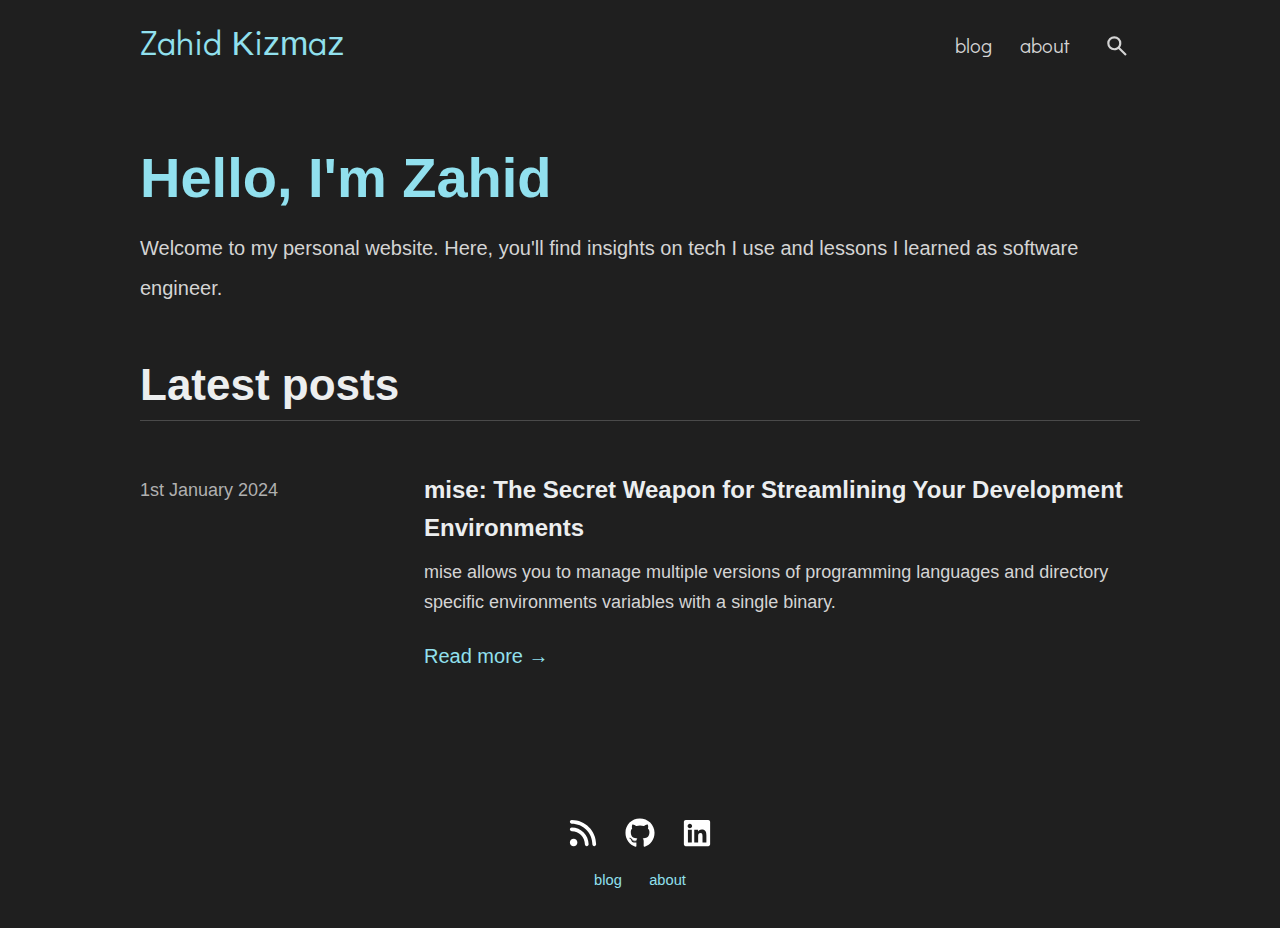
<file: index.html>
<!doctype html><html data-theme=dark lang=en><head><meta charset=UTF-8><meta content="width=device-width,initial-scale=1.0" name=viewport><meta content=https://zahidkizmaz.github.io name=base><title>Zahid Kizmaz</title><link href='data:image/svg+xml,<svg xmlns="http://www.w3.org/2000/svg" viewBox="0 0 105 55"><text y=".7em" font-size="82">🏂</text></svg>' rel=icon><link title="Zahid Kizmaz - RSS Feed" href=https://zahidkizmaz.github.io/rss.xml rel=alternate type=application/rss+xml><link href="https://zahidkizmaz.github.io/custom_subset.css?h=a9a9e09f5a2f1c67503e" rel=stylesheet><link href="https://zahidkizmaz.github.io/main.css?h=723bd2449e111301496a" rel=stylesheet><link href="https://zahidkizmaz.github.io/skins/teal.css?h=bd19e558a52d678a50de" rel=stylesheet><meta content=dark name=color-scheme><meta name=description><meta property=og:description><meta content="index, nofollow" name=robots><meta content="Zahid Kizmaz" property=og:title><meta content=article property=og:type><meta content=en_GB property=og:locale><meta content=https://zahidkizmaz.github.io/ property=og:url><meta content="Zahid Kizmaz" property=og:site_name><meta content="default-src 'self';font-src 'self' data:;img-src 'self' https://* data:;media-src 'self';style-src 'self';frame-src player.vimeo.com https://www.youtube-nocookie.com;connect-src 'self';script-src 'self' 'self'" http-equiv=Content-Security-Policy><script src="https://zahidkizmaz.github.io/search_index.en.js?h=569c69b18d196fd4d763" defer></script><script src="https://zahidkizmaz.github.io/js/searchElasticlunr.min.js?h=3626c0ef99daa745b31e" defer></script><body><header><nav class=navbar><div class=nav-title><a class=home-title href=https://zahidkizmaz.github.io>Zahid Kizmaz</a></div><div class=nav-navs><ul><li><a class="nav-links no-hover-padding" href=https://zahidkizmaz.github.io/blog/> blog </a><li><a class="nav-links no-hover-padding" href=https://zahidkizmaz.github.io/about/> about </a><li class=js><div aria-label="Click or press $SHORTCUT to open search" class="search-icon interactive-icon" title="Click or press $SHORTCUT to open search" id=search-button role=button tabindex=0><svg viewbox="0 -960 960 960" xmlns=http://www.w3.org/2000/svg><path d="M784-120 532-372q-30 24-69 38t-83 14q-109 0-184.5-75.5T120-580q0-109 75.5-184.5T380-840q109 0 184.5 75.5T640-580q0 44-14 83t-38 69l252 252-56 56ZM380-400q75 0 127.5-52.5T560-580q0-75-52.5-127.5T380-760q-75 0-127.5 52.5T200-580q0 75 52.5 127.5T380-400Z"/></svg></div></ul></div></nav></header><div class=content><main class=posts-first><div id=banner-container-home><div id=home-banner-text><h1 id=home-banner-header>Hello, I'm Zahid</h1><section id=banner-home-subtitle><p>Welcome to my personal website. Here, you'll find insights on tech I use and lessons I learned as software engineer.</section></div></div><div id=posts-list><div><h1 class="title-container section-title bottom-divider">Latest posts</h1></div><div class=bloglist-container><section class=bloglist-row><ul class=bloglist-meta><li class=date>1st January 2024</ul><div class=bloglist-content><h2 class=bloglist-title><a href=https://zahidkizmaz.github.io/blog/mise-introduction/>mise: The Secret Weapon for Streamlining Your Development Environments</a></h2><div class=description><p>mise allows you to manage multiple versions of programming languages and directory specific environments variables with a single binary.</div><a class=readmore href=https://zahidkizmaz.github.io/blog/mise-introduction/>Read more <span class=arrow>→</span></a></div></section></div></div></main></div><footer><section><nav class="socials nav-navs"><ul><li><a class="nav-links no-hover-padding social" href=https://zahidkizmaz.github.io/rss.xml rel=noopener target=_blank> <img alt=feed loading=lazy src=https://zahidkizmaz.github.io/social_icons/rss.svg title=feed> </a><li><a class="nav-links no-hover-padding social" rel="noopener me" href=https://github.com/zahidkizmaz/ target=_blank> <img alt=github loading=lazy src=https://zahidkizmaz.github.io/social_icons/github.svg title=github> </a><li><a class="nav-links no-hover-padding social" rel="noopener me" href=https://linkedin.com/in/zahidkizmaz target=_blank> <img alt=linkedin loading=lazy src=https://zahidkizmaz.github.io/social_icons/linkedin.svg title=linkedin> </a></ul></nav><nav class=nav-navs><small> <ul><li><a class="nav-links no-hover-padding" href=https://zahidkizmaz.github.io/blog/> blog </a><li><a class="nav-links no-hover-padding" href=https://zahidkizmaz.github.io/about/> about </a></ul> </small></nav><div class=credits><small> </small></div></section><div class="search-modal js" aria-labelledby=modalTitle id=searchModal role=dialog><h1 class=visually-hidden id=modalTitle>Search</h1><div id=modal-content><div id=searchBar><div aria-hidden=true class=search-icon><svg viewbox="0 -960 960 960" xmlns=http://www.w3.org/2000/svg><path d="M784-120 532-372q-30 24-69 38t-83 14q-109 0-184.5-75.5T120-580q0-109 75.5-184.5T380-840q109 0 184.5 75.5T640-580q0 44-14 83t-38 69l252 252-56 56ZM380-400q75 0 127.5-52.5T560-580q0-75-52.5-127.5T380-760q-75 0-127.5 52.5T200-580q0 75 52.5 127.5T380-400Z"/></svg></div><input aria-controls=results-container aria-expanded=false autocomplete=off id=searchInput placeholder=Search… role=combobox spellcheck=false><div class="close-icon interactive-icon" title="Clear search" id=clear-search role=button tabindex=0><svg viewbox="0 -960 960 960" xmlns=http://www.w3.org/2000/svg><path d="m256-200-56-56 224-224-224-224 56-56 224 224 224-224 56 56-224 224 224 224-56 56-224-224-224 224Z"/></svg></div></div><div id=results-container><div id=results-info><span id=zero_results> No results</span><span id=one_results> $NUMBER result</span><span id=many_results> $NUMBER results</span><span id=two_results> $NUMBER results</span><span id=few_results> $NUMBER results</span></div><div id=results role=listbox></div></div></div></div></footer>
</file>
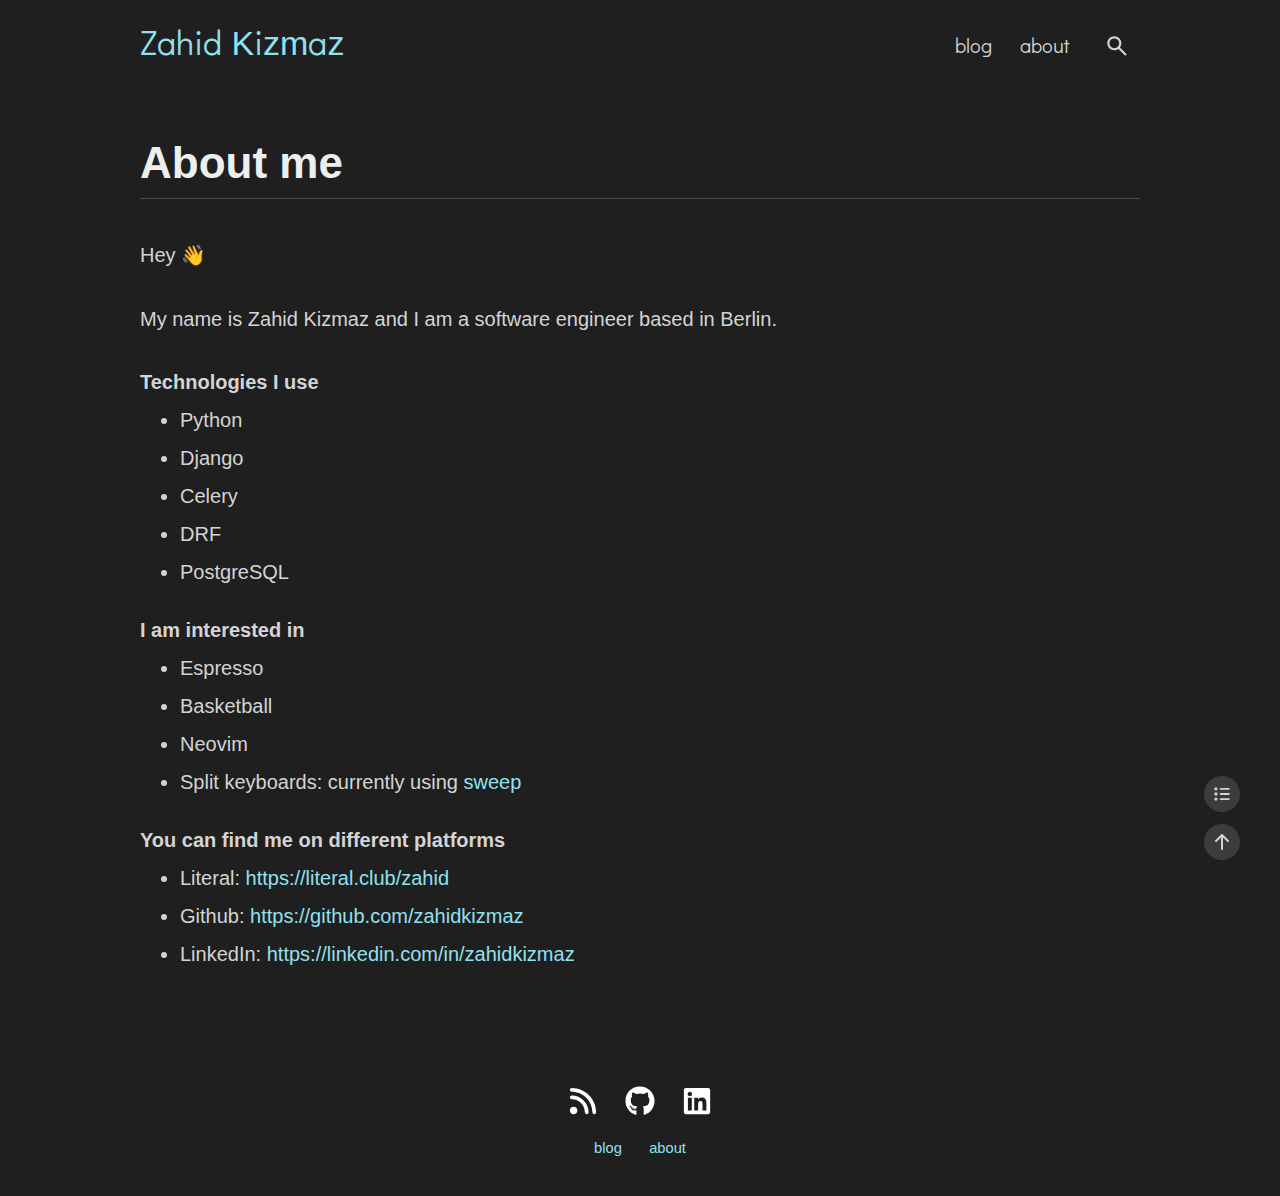
<file: about/index.html>
<!doctype html><html data-theme=dark lang=en><head><meta charset=UTF-8><meta content="width=device-width,initial-scale=1.0" name=viewport><meta content=https://zahidkizmaz.github.io name=base><title>Zahid Kizmaz • About me</title><link href='data:image/svg+xml,<svg xmlns="http://www.w3.org/2000/svg" viewBox="0 0 105 55"><text y=".7em" font-size="82">🏂</text></svg>' rel=icon><link title="Zahid Kizmaz - RSS Feed" href=https://zahidkizmaz.github.io/rss.xml rel=alternate type=application/rss+xml><link href="https://zahidkizmaz.github.io/custom_subset.css?h=a9a9e09f5a2f1c67503e" rel=stylesheet><link href="https://zahidkizmaz.github.io/main.css?h=723bd2449e111301496a" rel=stylesheet><link href="https://zahidkizmaz.github.io/skins/teal.css?h=bd19e558a52d678a50de" rel=stylesheet><meta content=dark name=color-scheme><meta name=description><meta property=og:description><meta content="index, nofollow" name=robots><meta content="About me" property=og:title><meta content=article property=og:type><meta content=en_GB property=og:locale><meta content=https://zahidkizmaz.github.io/about/ property=og:url><meta content="Zahid Kizmaz" property=og:site_name><meta content="default-src 'self';font-src 'self' data:;img-src 'self' https://* data:;media-src 'self';style-src 'self';frame-src player.vimeo.com https://www.youtube-nocookie.com;connect-src 'self';script-src 'self' 'self'" http-equiv=Content-Security-Policy><script src="https://zahidkizmaz.github.io/search_index.en.js?h=569c69b18d196fd4d763" defer></script><script src="https://zahidkizmaz.github.io/js/searchElasticlunr.min.js?h=3626c0ef99daa745b31e" defer></script><body><header><nav class=navbar><div class=nav-title><a class=home-title href=https://zahidkizmaz.github.io>Zahid Kizmaz</a></div><div class=nav-navs><ul><li><a class="nav-links no-hover-padding" href=https://zahidkizmaz.github.io/blog/> blog </a><li><a class="nav-links no-hover-padding" href=https://zahidkizmaz.github.io/about/> about </a><li class=js><div aria-label="Click or press $SHORTCUT to open search" class="search-icon interactive-icon" title="Click or press $SHORTCUT to open search" id=search-button role=button tabindex=0><svg viewbox="0 -960 960 960" xmlns=http://www.w3.org/2000/svg><path d="M784-120 532-372q-30 24-69 38t-83 14q-109 0-184.5-75.5T120-580q0-109 75.5-184.5T380-840q109 0 184.5 75.5T640-580q0 44-14 83t-38 69l252 252-56 56ZM380-400q75 0 127.5-52.5T560-580q0-75-52.5-127.5T380-760q-75 0-127.5 52.5T200-580q0 75 52.5 127.5T380-400Z"/></svg></div></ul></div></nav></header><div class=content><h1 class="title-container section-title bottom-divider">About me</h1><div id=page-content><main><p>Hey 👋<p>My name is Zahid Kizmaz and I am a software engineer based in Berlin.<h4 id=technologies-i-use>Technologies I use</h4><ul><li>Python<li>Django<li>Celery<li>DRF<li>PostgreSQL</ul><h4 id=i-am-interested-in>I am interested in</h4><ul><li>Espresso<li>Basketball<li>Neovim<li>Split keyboards: currently using <a href=https://github.com/davidphilipbarr/Sweep rel=noopener target=_blank>sweep</a></ul><h4 id=you-can-find-me-on-different-platforms>You can find me on different platforms</h4><ul><li>Literal: <a href=https://literal.club/zahid rel=noopener target=_blank>https://literal.club/zahid</a><li>Github: <a href=https://github.com/zahidkizmaz rel=noopener target=_blank>https://github.com/zahidkizmaz</a><li>LinkedIn: <a href=https://linkedin.com/in/zahidkizmaz rel=noopener target=_blank>https://linkedin.com/in/zahidkizmaz</a></ul></main></div><div id=button-container><div id=toc-floating-container><input class=toggle id=toc-toggle type=checkbox><label class=overlay for=toc-toggle></label><label title="Toggle Table of Contents" class=button for=toc-toggle id=toc-button><svg viewbox="0 -960 960 960" xmlns=http://www.w3.org/2000/svg><path d="M414.82-193.094q-18.044 0-30.497-12.32-12.453-12.319-12.453-30.036t12.453-30.086q12.453-12.37 30.497-12.37h392.767q17.237 0 29.927 12.487 12.69 12.486 12.69 30.203 0 17.716-12.69 29.919t-29.927 12.203H414.82Zm0-244.833q-18.044 0-30.497-12.487Q371.87-462.9 371.87-480.45t12.453-29.92q12.453-12.369 30.497-12.369h392.767q17.237 0 29.927 12.511 12.69 12.512 12.69 29.845 0 17.716-12.69 30.086-12.69 12.37-29.927 12.37H414.82Zm0-245.167q-18.044 0-30.497-12.32t-12.453-30.037q0-17.716 12.453-30.086 12.453-12.369 30.497-12.369h392.767q17.237 0 29.927 12.486 12.69 12.487 12.69 30.203 0 17.717-12.69 29.92-12.69 12.203-29.927 12.203H414.82ZM189.379-156.681q-32.652 0-55.878-22.829t-23.226-55.731q0-32.549 23.15-55.647 23.151-23.097 55.95-23.097 32.799 0 55.313 23.484 22.515 23.484 22.515 56.246 0 32.212-22.861 54.893-22.861 22.681-54.963 22.681Zm0-245.167q-32.652 0-55.878-23.134-23.226-23.135-23.226-55.623 0-32.487 23.467-55.517t56.12-23.03q32.102 0 54.721 23.288 22.62 23.288 22.62 55.775 0 32.488-22.861 55.364-22.861 22.877-54.963 22.877Zm-.82-244.833q-32.224 0-55.254-23.288-23.03-23.289-23.03-55.623 0-32.333 23.271-55.364 23.272-23.03 55.495-23.03 32.224 0 55.193 23.288 22.969 23.289 22.969 55.622 0 32.334-23.21 55.364-23.21 23.031-55.434 23.031Z"/></svg></label><div class=toc-content><div class=toc-container><ul><li><a href=https://zahidkizmaz.github.io/about/#technologies-i-use>Technologies I use</a><li><a href=https://zahidkizmaz.github.io/about/#i-am-interested-in>I am interested in</a><li><a href=https://zahidkizmaz.github.io/about/#you-can-find-me-on-different-platforms>You can find me on different platforms</a></ul></div></div></div><a title="Go to the top of the page" class=no-hover-padding href=# id=top-button> <svg viewbox="0 0 20 20" fill=currentColor><path d="M3.293 9.707a1 1 0 010-1.414l6-6a1 1 0 011.414 0l6 6a1 1 0 01-1.414 1.414L11 5.414V17a1 1 0 11-2 0V5.414L4.707 9.707a1 1 0 01-1.414 0z"/></svg> </a></div></div><footer><section><nav class="socials nav-navs"><ul><li><a class="nav-links no-hover-padding social" href=https://zahidkizmaz.github.io/rss.xml rel=noopener target=_blank> <img alt=feed loading=lazy src=https://zahidkizmaz.github.io/social_icons/rss.svg title=feed> </a><li><a class="nav-links no-hover-padding social" rel="noopener me" href=https://github.com/zahidkizmaz/ target=_blank> <img alt=github loading=lazy src=https://zahidkizmaz.github.io/social_icons/github.svg title=github> </a><li><a class="nav-links no-hover-padding social" rel="noopener me" href=https://linkedin.com/in/zahidkizmaz target=_blank> <img alt=linkedin loading=lazy src=https://zahidkizmaz.github.io/social_icons/linkedin.svg title=linkedin> </a></ul></nav><nav class=nav-navs><small> <ul><li><a class="nav-links no-hover-padding" href=https://zahidkizmaz.github.io/blog/> blog </a><li><a class="nav-links no-hover-padding" href=https://zahidkizmaz.github.io/about/> about </a></ul> </small></nav><div class=credits><small> </small></div></section><div class="search-modal js" aria-labelledby=modalTitle id=searchModal role=dialog><h1 class=visually-hidden id=modalTitle>Search</h1><div id=modal-content><div id=searchBar><div aria-hidden=true class=search-icon><svg viewbox="0 -960 960 960" xmlns=http://www.w3.org/2000/svg><path d="M784-120 532-372q-30 24-69 38t-83 14q-109 0-184.5-75.5T120-580q0-109 75.5-184.5T380-840q109 0 184.5 75.5T640-580q0 44-14 83t-38 69l252 252-56 56ZM380-400q75 0 127.5-52.5T560-580q0-75-52.5-127.5T380-760q-75 0-127.5 52.5T200-580q0 75 52.5 127.5T380-400Z"/></svg></div><input aria-controls=results-container aria-expanded=false autocomplete=off id=searchInput placeholder=Search… role=combobox spellcheck=false><div class="close-icon interactive-icon" title="Clear search" id=clear-search role=button tabindex=0><svg viewbox="0 -960 960 960" xmlns=http://www.w3.org/2000/svg><path d="m256-200-56-56 224-224-224-224 56-56 224 224 224-224 56 56-224 224 224 224-56 56-224-224-224 224Z"/></svg></div></div><div id=results-container><div id=results-info><span id=zero_results> No results</span><span id=one_results> $NUMBER result</span><span id=many_results> $NUMBER results</span><span id=two_results> $NUMBER results</span><span id=few_results> $NUMBER results</span></div><div id=results role=listbox></div></div></div></div></footer>
</file>
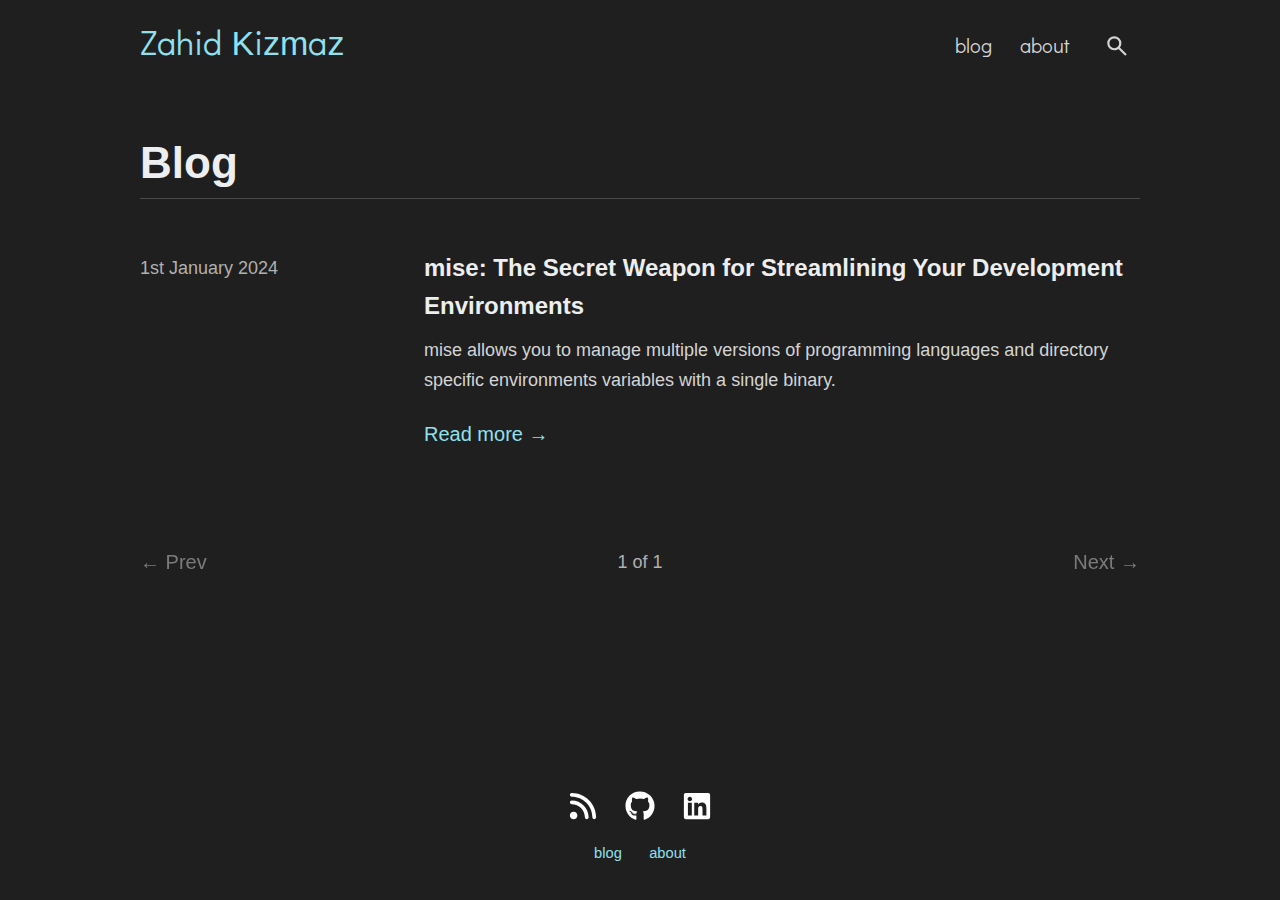
<file: blog/index.html>
<!doctype html><html data-theme=dark lang=en><head><meta charset=UTF-8><meta content="width=device-width,initial-scale=1.0" name=viewport><meta content=https://zahidkizmaz.github.io name=base><title>Zahid Kizmaz • Blog</title><link href='data:image/svg+xml,<svg xmlns="http://www.w3.org/2000/svg" viewBox="0 0 105 55"><text y=".7em" font-size="82">🏂</text></svg>' rel=icon><link title="Zahid Kizmaz - RSS Feed" href=https://zahidkizmaz.github.io/rss.xml rel=alternate type=application/rss+xml><link href="https://zahidkizmaz.github.io/custom_subset.css?h=a9a9e09f5a2f1c67503e" rel=stylesheet><link href="https://zahidkizmaz.github.io/main.css?h=723bd2449e111301496a" rel=stylesheet><link href="https://zahidkizmaz.github.io/skins/teal.css?h=bd19e558a52d678a50de" rel=stylesheet><meta content=dark name=color-scheme><meta name=description><meta property=og:description><meta content="index, nofollow" name=robots><meta content="Zahid Kizmaz" property=og:title><meta content=article property=og:type><meta content=en_GB property=og:locale><meta content=https://zahidkizmaz.github.io/blog/ property=og:url><meta content="Zahid Kizmaz" property=og:site_name><meta content="default-src 'self';font-src 'self' data:;img-src 'self' https://* data:;media-src 'self';style-src 'self';frame-src player.vimeo.com https://www.youtube-nocookie.com;connect-src 'self';script-src 'self' 'self'" http-equiv=Content-Security-Policy><script src="https://zahidkizmaz.github.io/search_index.en.js?h=569c69b18d196fd4d763" defer></script><script src="https://zahidkizmaz.github.io/js/searchElasticlunr.min.js?h=3626c0ef99daa745b31e" defer></script><body><header><nav class=navbar><div class=nav-title><a class=home-title href=https://zahidkizmaz.github.io>Zahid Kizmaz</a></div><div class=nav-navs><ul><li><a class="nav-links no-hover-padding" href=https://zahidkizmaz.github.io/blog/> blog </a><li><a class="nav-links no-hover-padding" href=https://zahidkizmaz.github.io/about/> about </a><li class=js><div aria-label="Click or press $SHORTCUT to open search" class="search-icon interactive-icon" title="Click or press $SHORTCUT to open search" id=search-button role=button tabindex=0><svg viewbox="0 -960 960 960" xmlns=http://www.w3.org/2000/svg><path d="M784-120 532-372q-30 24-69 38t-83 14q-109 0-184.5-75.5T120-580q0-109 75.5-184.5T380-840q109 0 184.5 75.5T640-580q0 44-14 83t-38 69l252 252-56 56ZM380-400q75 0 127.5-52.5T560-580q0-75-52.5-127.5T380-760q-75 0-127.5 52.5T200-580q0 75 52.5 127.5T380-400Z"/></svg></div></ul></div></nav></header><div class=content><main><div id=posts-list><div><h1 class="title-container section-title bottom-divider">Blog</h1></div><div class=bloglist-container><section class=bloglist-row><ul class=bloglist-meta><li class=date>1st January 2024</ul><div class=bloglist-content><h2 class=bloglist-title><a href=https://zahidkizmaz.github.io/blog/mise-introduction/>mise: The Secret Weapon for Streamlining Your Development Environments</a></h2><div class=description><p>mise allows you to manage multiple versions of programming languages and directory specific environments variables with a single binary.</div><a class=readmore href=https://zahidkizmaz.github.io/blog/mise-introduction/>Read more <span class=arrow>→</span></a></div></section></div></div><ul class=pagination><li class="page-item page-prev"><span aria-label="Prev (disabled)" class="page-link disabled" aria-disabled=true><span class=arrow>←</span> Prev</span><li class="page-item page-numbers">1 of 1<li class="page-item page-next"><span aria-label="Next (disabled)" class="page-link disabled" aria-disabled=true>Next <span class=arrow>→</span></span></ul></main></div><footer><section><nav class="socials nav-navs"><ul><li><a class="nav-links no-hover-padding social" href=https://zahidkizmaz.github.io/rss.xml rel=noopener target=_blank> <img alt=feed loading=lazy src=https://zahidkizmaz.github.io/social_icons/rss.svg title=feed> </a><li><a class="nav-links no-hover-padding social" rel="noopener me" href=https://github.com/zahidkizmaz/ target=_blank> <img alt=github loading=lazy src=https://zahidkizmaz.github.io/social_icons/github.svg title=github> </a><li><a class="nav-links no-hover-padding social" rel="noopener me" href=https://linkedin.com/in/zahidkizmaz target=_blank> <img alt=linkedin loading=lazy src=https://zahidkizmaz.github.io/social_icons/linkedin.svg title=linkedin> </a></ul></nav><nav class=nav-navs><small> <ul><li><a class="nav-links no-hover-padding" href=https://zahidkizmaz.github.io/blog/> blog </a><li><a class="nav-links no-hover-padding" href=https://zahidkizmaz.github.io/about/> about </a></ul> </small></nav><div class=credits><small> </small></div></section><div class="search-modal js" aria-labelledby=modalTitle id=searchModal role=dialog><h1 class=visually-hidden id=modalTitle>Search</h1><div id=modal-content><div id=searchBar><div aria-hidden=true class=search-icon><svg viewbox="0 -960 960 960" xmlns=http://www.w3.org/2000/svg><path d="M784-120 532-372q-30 24-69 38t-83 14q-109 0-184.5-75.5T120-580q0-109 75.5-184.5T380-840q109 0 184.5 75.5T640-580q0 44-14 83t-38 69l252 252-56 56ZM380-400q75 0 127.5-52.5T560-580q0-75-52.5-127.5T380-760q-75 0-127.5 52.5T200-580q0 75 52.5 127.5T380-400Z"/></svg></div><input aria-controls=results-container aria-expanded=false autocomplete=off id=searchInput placeholder=Search… role=combobox spellcheck=false><div class="close-icon interactive-icon" title="Clear search" id=clear-search role=button tabindex=0><svg viewbox="0 -960 960 960" xmlns=http://www.w3.org/2000/svg><path d="m256-200-56-56 224-224-224-224 56-56 224 224 224-224 56 56-224 224 224 224-56 56-224-224-224 224Z"/></svg></div></div><div id=results-container><div id=results-info><span id=zero_results> No results</span><span id=one_results> $NUMBER result</span><span id=many_results> $NUMBER results</span><span id=two_results> $NUMBER results</span><span id=few_results> $NUMBER results</span></div><div id=results role=listbox></div></div></div></div></footer>
</file>
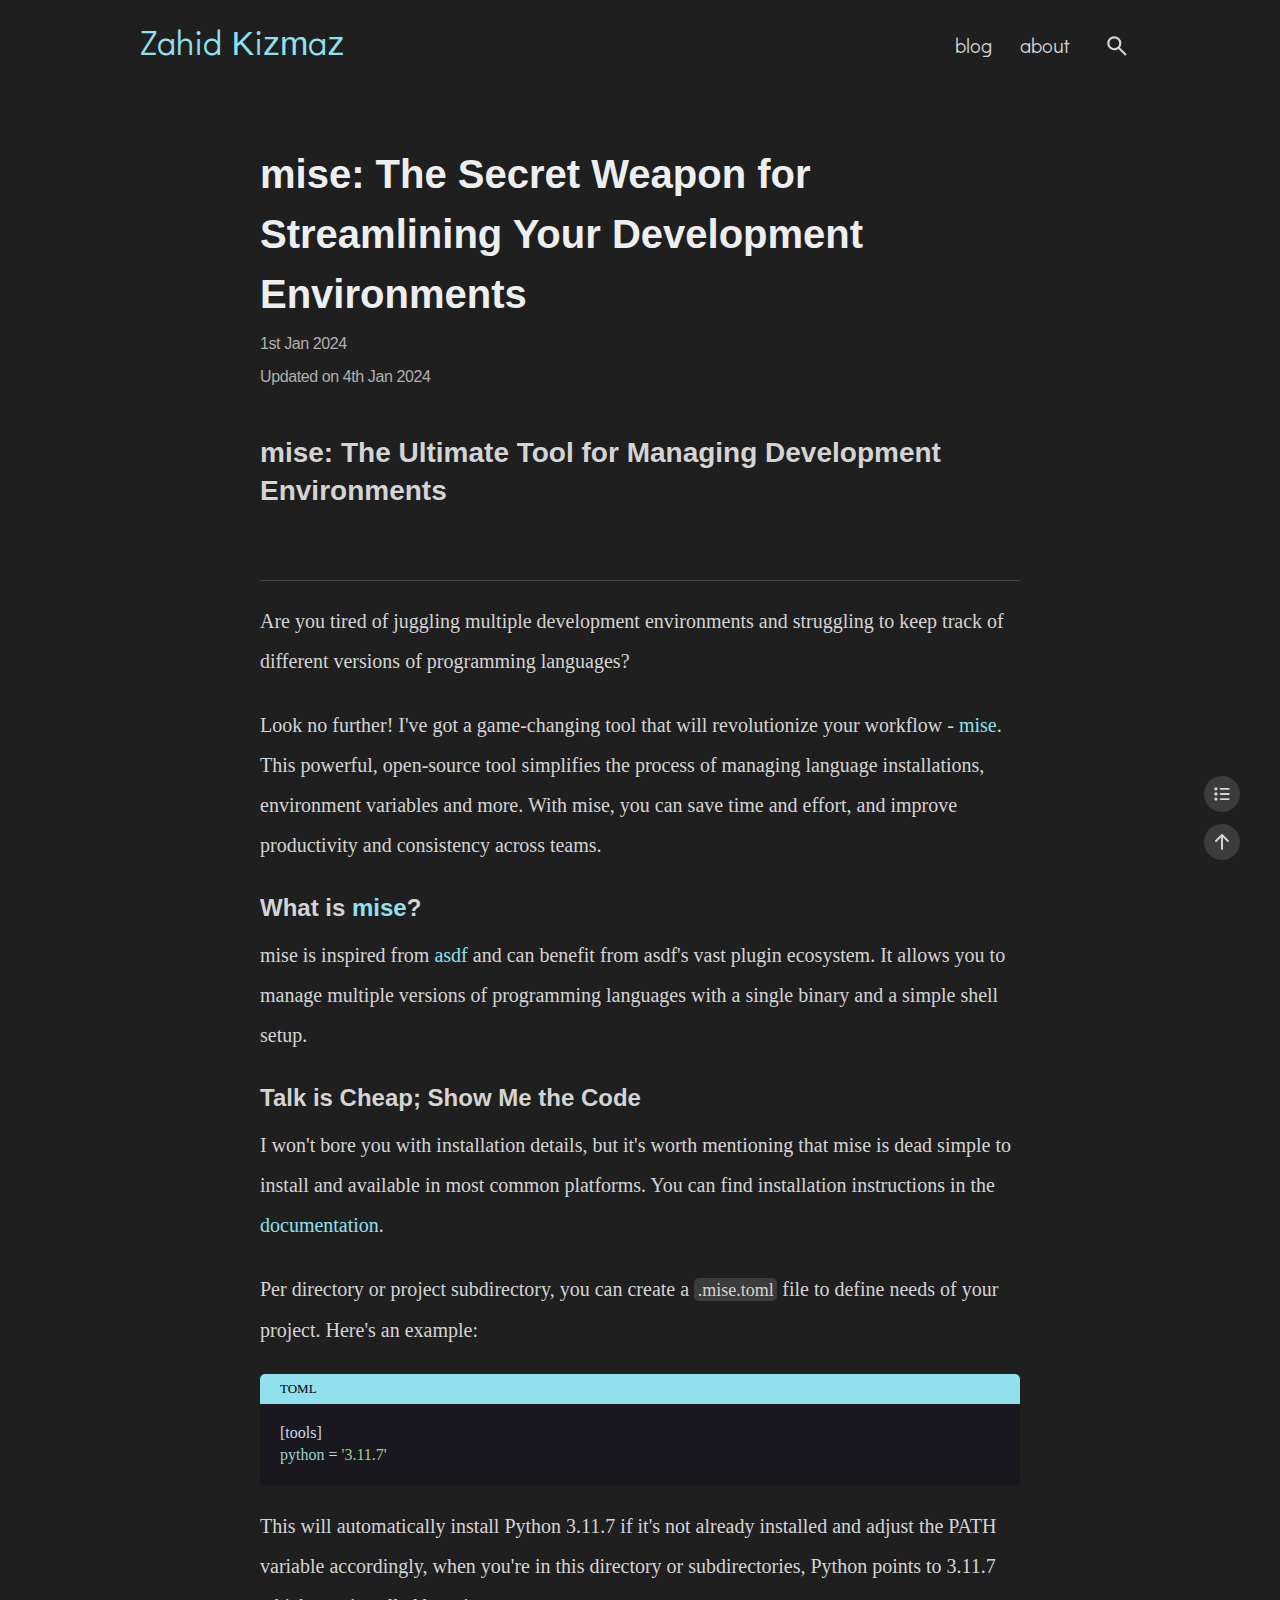
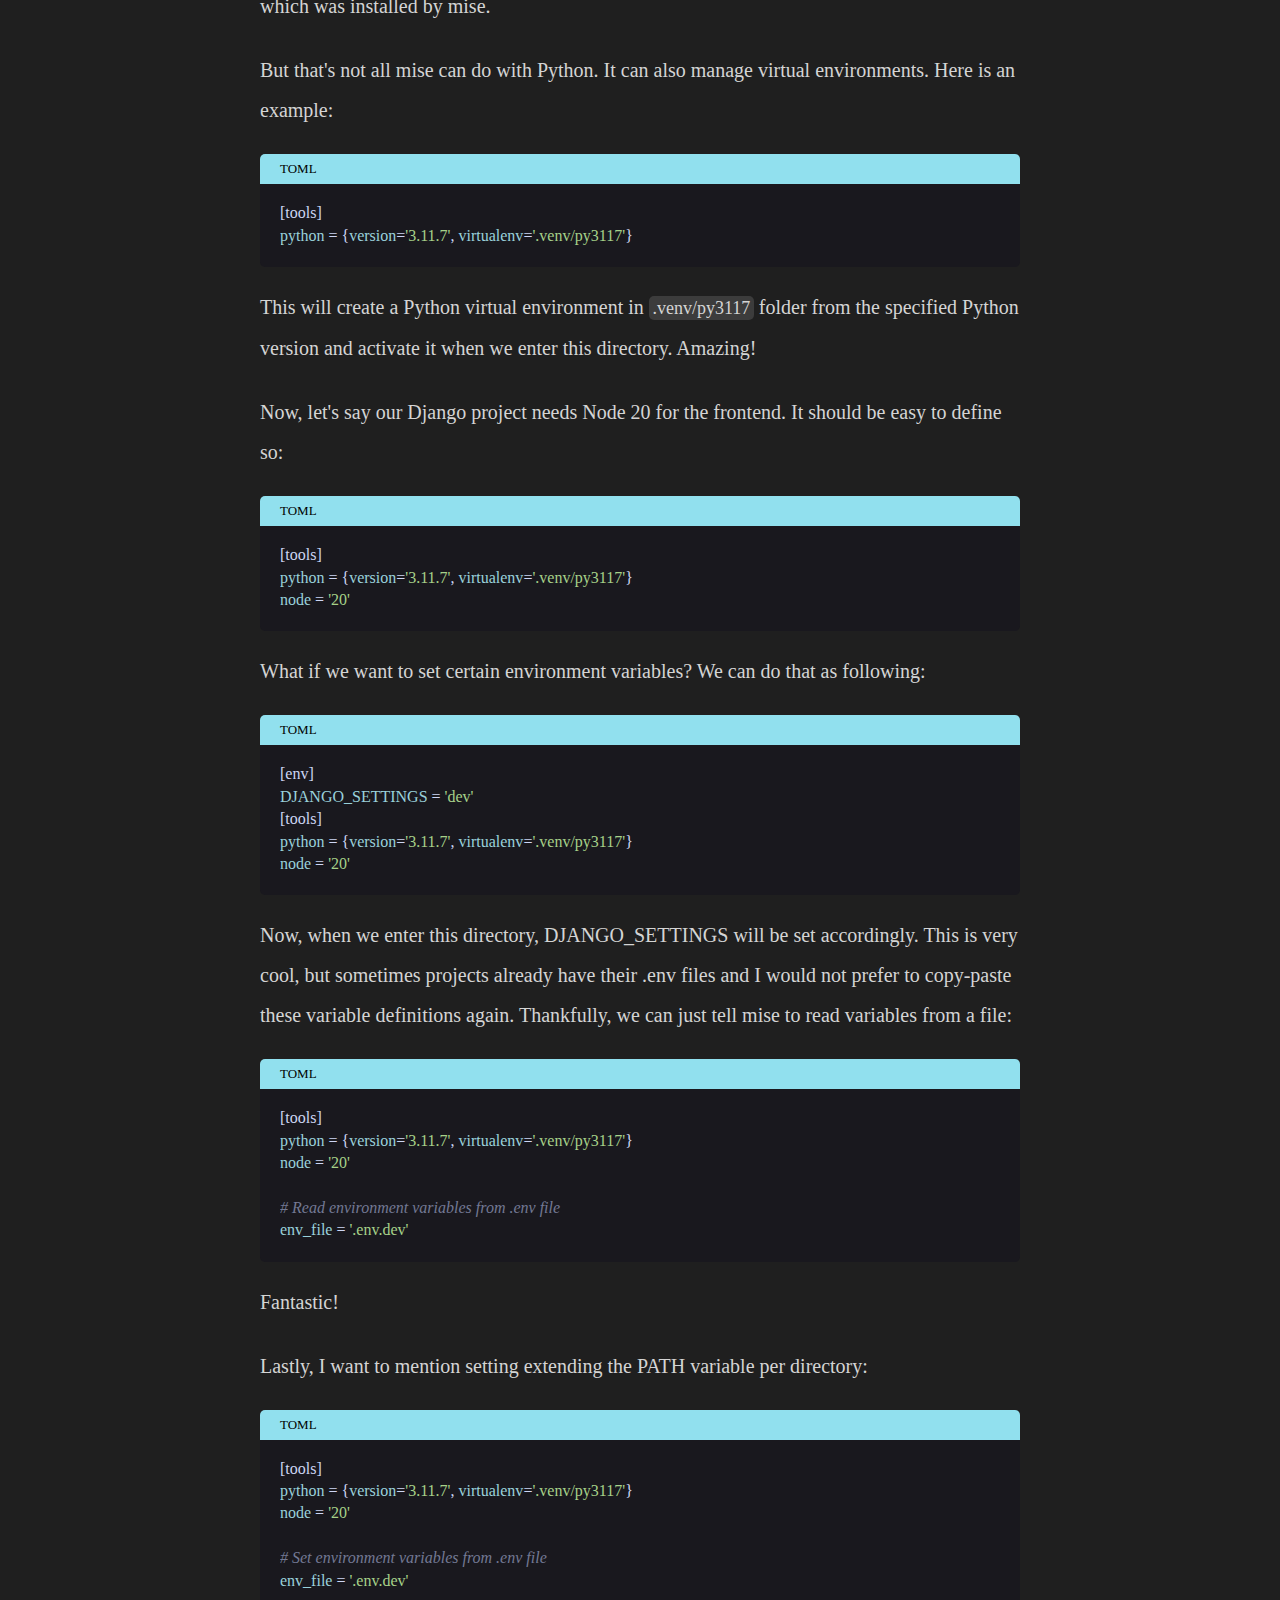
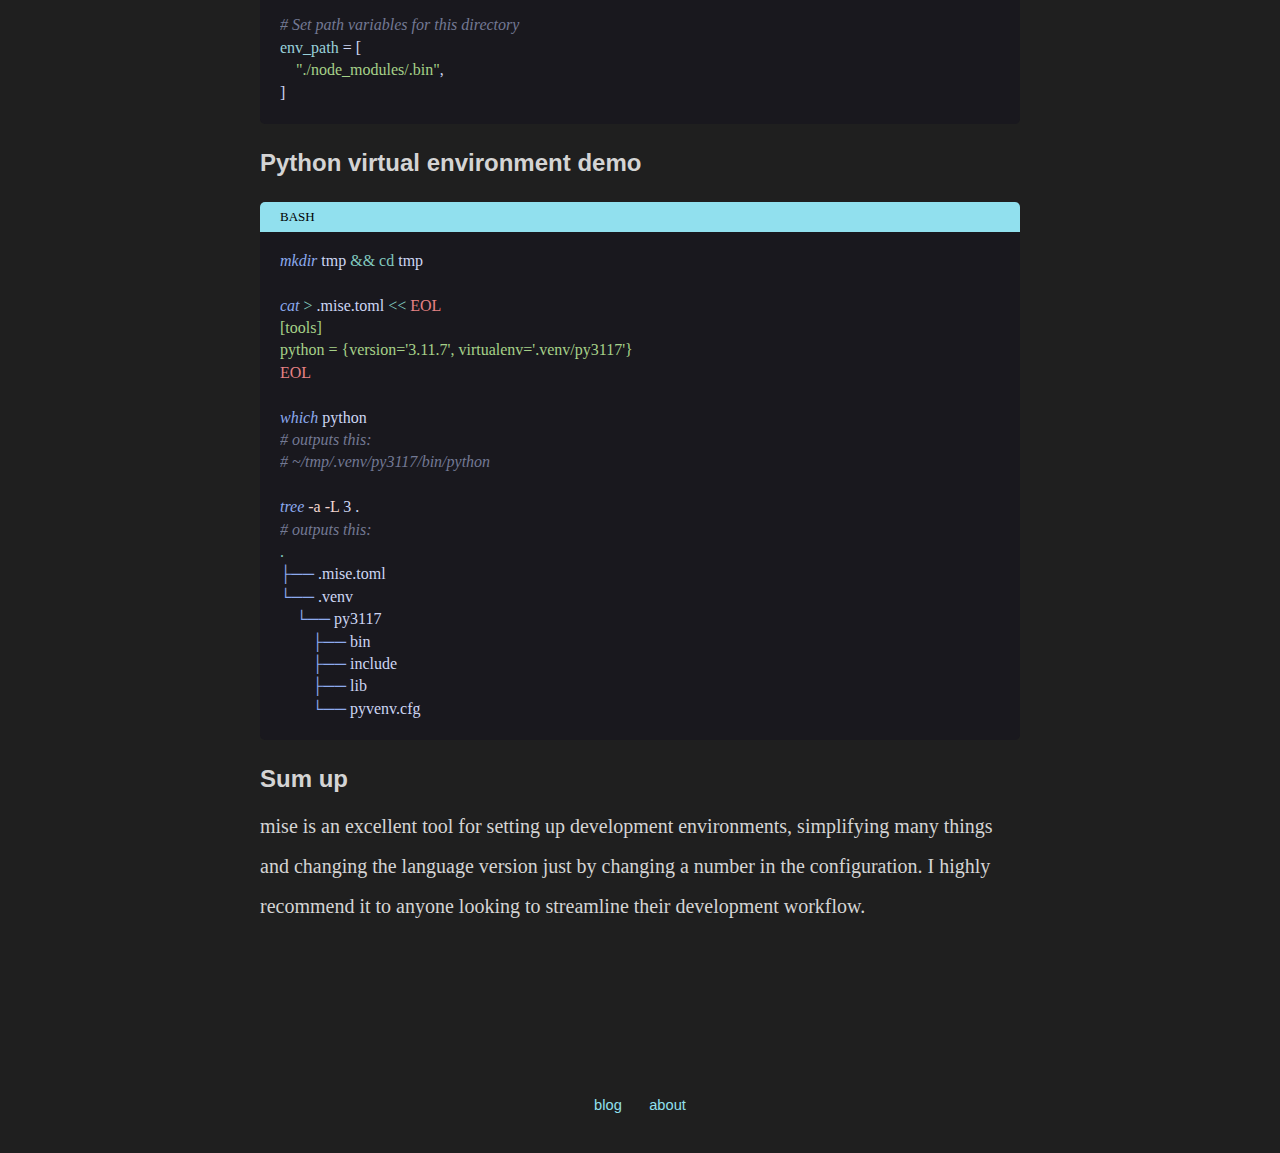
<file: blog/mise-introduction/index.html>
<!doctype html><html data-theme=dark lang=en><head><meta charset=UTF-8><meta content="width=device-width,initial-scale=1.0" name=viewport><meta content=https://zahidkizmaz.github.io name=base><title>Zahid Kizmaz • mise: The Secret Weapon for Streamlining Your Development Environments</title><link href='data:image/svg+xml,<svg xmlns="http://www.w3.org/2000/svg" viewBox="0 0 105 55"><text y=".7em" font-size="82">🏂</text></svg>' rel=icon><link title="Zahid Kizmaz - RSS Feed" href=https://zahidkizmaz.github.io/rss.xml rel=alternate type=application/rss+xml><link href="https://zahidkizmaz.github.io/custom_subset.css?h=a9a9e09f5a2f1c67503e" rel=stylesheet><link href="https://zahidkizmaz.github.io/main.css?h=723bd2449e111301496a" rel=stylesheet><link href="https://zahidkizmaz.github.io/skins/teal.css?h=bd19e558a52d678a50de" rel=stylesheet><meta content=dark name=color-scheme><meta content="mise allows you to manage multiple versions of programming languages and directory specific environments variables with a single binary." name=description><meta content="mise allows you to manage multiple versions of programming languages and directory specific environments variables with a single binary." property=og:description><meta content="index, nofollow" name=robots><meta content="mise: The Secret Weapon for Streamlining Your Development Environments" property=og:title><meta content=article property=og:type><meta content=en_GB property=og:locale><meta content=https://zahidkizmaz.github.io/blog/mise-introduction/ property=og:url><meta content="Zahid Kizmaz" property=og:site_name><meta content="default-src 'self';font-src 'self' data:;img-src 'self' https://* data:;media-src 'self';style-src 'self';frame-src player.vimeo.com https://www.youtube-nocookie.com;connect-src 'self';script-src 'self' 'self'" http-equiv=Content-Security-Policy><script src="https://zahidkizmaz.github.io/search_index.en.js?h=569c69b18d196fd4d763" defer></script><script src="https://zahidkizmaz.github.io/js/searchElasticlunr.min.js?h=3626c0ef99daa745b31e" defer></script><body><header><nav class=navbar><div class=nav-title><a class=home-title href=https://zahidkizmaz.github.io>Zahid Kizmaz</a></div><div class=nav-navs><ul><li><a class="nav-links no-hover-padding" href=https://zahidkizmaz.github.io/blog/> blog </a><li><a class="nav-links no-hover-padding" href=https://zahidkizmaz.github.io/about/> about </a><li class=js><div aria-label="Click or press $SHORTCUT to open search" class="search-icon interactive-icon" title="Click or press $SHORTCUT to open search" id=search-button role=button tabindex=0><svg viewbox="0 -960 960 960" xmlns=http://www.w3.org/2000/svg><path d="M784-120 532-372q-30 24-69 38t-83 14q-109 0-184.5-75.5T120-580q0-109 75.5-184.5T380-840q109 0 184.5 75.5T640-580q0 44-14 83t-38 69l252 252-56 56ZM380-400q75 0 127.5-52.5T560-580q0-75-52.5-127.5T380-760q-75 0-127.5 52.5T200-580q0 75 52.5 127.5T380-400Z"/></svg></div></ul></div></nav></header><div class=content><main><article><h1 class=article-title>mise: The Secret Weapon for Streamlining Your Development Environments</h1><ul class=meta><li>1st Jan 2024</ul><ul class="meta last-updated"><li>Updated on 4th Jan 2024</ul><section class=body><h2 id=mise-the-ultimate-tool-for-managing-development-environments><a aria-label="Anchor link for: mise-the-ultimate-tool-for-managing-development-environments" class="header-anchor no-hover-padding" href=#mise-the-ultimate-tool-for-managing-development-environments><span aria-hidden=true class=link-icon></span></a> mise: The Ultimate Tool for Managing Development Environments</h2><hr><p>Are you tired of juggling multiple development environments and struggling to keep track of different versions of programming languages?<p>Look no further! I've got a game-changing tool that will revolutionize your workflow - <a href=https://github.com/jdx/mise rel=noopener target=_blank>mise</a>. This powerful, open-source tool simplifies the process of managing language installations, environment variables and more. With mise, you can save time and effort, and improve productivity and consistency across teams.<h3 id=what-is-mise><a aria-label="Anchor link for: what-is-mise" class="header-anchor no-hover-padding" href=#what-is-mise><span aria-hidden=true class=link-icon></span></a> What is <a href=https://github.com/jdx/mise rel=noopener target=_blank>mise</a>?</h3><p>mise is inspired from <a href=https://asdf-vm.com/ rel=noopener target=_blank>asdf</a> and can benefit from asdf's vast plugin ecosystem. It allows you to manage multiple versions of programming languages with a single binary and a simple shell setup.<h3 id=talk-is-cheap-show-me-the-code><a aria-label="Anchor link for: talk-is-cheap-show-me-the-code" class="header-anchor no-hover-padding" href=#talk-is-cheap-show-me-the-code><span aria-hidden=true class=link-icon></span></a> Talk is Cheap; Show Me the Code</h3><p>I won't bore you with installation details, but it's worth mentioning that mise is dead simple to install and available in most common platforms. You can find installation instructions in the <a href=https://mise.jdx.dev/getting-started.html rel=noopener target=_blank>documentation</a>.<p>Per directory or project subdirectory, you can create a <code>.mise.toml</code> file to define needs of your project. Here's an example:<pre class="language-toml z-code" data-lang=toml><code class=language-toml data-lang=toml><span class="z-source z-toml"><span class="z-punctuation z-definition z-table z-begin z-toml">[</span><span class="z-meta z-tag z-table z-toml"><span class="z-entity z-name z-table z-toml">tools</span></span><span class="z-punctuation z-definition z-table z-end z-toml">]</span>
</span><span class="z-source z-toml"><span class="z-meta z-tag z-key z-toml"><span class="z-entity z-name z-tag z-toml">python</span></span> <span class="z-punctuation z-definition z-key-value z-toml">=</span> <span class="z-string z-quoted z-single z-literal z-toml"><span class="z-punctuation z-definition z-string z-begin z-toml">'</span>3.11.7<span class="z-punctuation z-definition z-string z-end z-toml">'</span></span>
</span></code></pre><p>This will automatically install Python 3.11.7 if it's not already installed and adjust the PATH variable accordingly, when you're in this directory or subdirectories, Python points to 3.11.7 which was installed by mise.<p>But that's not all mise can do with Python. It can also manage virtual environments. Here is an example:<pre class="language-toml z-code" data-lang=toml><code class=language-toml data-lang=toml><span class="z-source z-toml"><span class="z-punctuation z-definition z-table z-begin z-toml">[</span><span class="z-meta z-tag z-table z-toml"><span class="z-entity z-name z-table z-toml">tools</span></span><span class="z-punctuation z-definition z-table z-end z-toml">]</span>
</span><span class="z-source z-toml"><span class="z-meta z-tag z-key z-toml"><span class="z-entity z-name z-tag z-toml">python</span></span> <span class="z-punctuation z-definition z-key-value z-toml">=</span> <span class="z-punctuation z-definition z-inline-table z-begin z-toml">{</span><span class="z-meta z-tag z-key z-toml"><span class="z-entity z-name z-tag z-toml">version</span></span><span class="z-punctuation z-definition z-key-value z-toml">=</span><span class="z-string z-quoted z-single z-literal z-toml"><span class="z-punctuation z-definition z-string z-begin z-toml">'</span>3.11.7<span class="z-punctuation z-definition z-string z-end z-toml">'</span></span><span class="z-punctuation z-separator z-inline-table z-toml">,</span> <span class="z-meta z-tag z-key z-toml"><span class="z-entity z-name z-tag z-toml">virtualenv</span></span><span class="z-punctuation z-definition z-key-value z-toml">=</span><span class="z-string z-quoted z-single z-literal z-toml"><span class="z-punctuation z-definition z-string z-begin z-toml">'</span>.venv/py3117<span class="z-punctuation z-definition z-string z-end z-toml">'</span></span><span class="z-punctuation z-definition z-inline-table z-end z-toml">}</span>
</span></code></pre><p>This will create a Python virtual environment in <code>.venv/py3117</code> folder from the specified Python version and activate it when we enter this directory. Amazing!<p>Now, let's say our Django project needs Node 20 for the frontend. It should be easy to define so:<pre class="language-toml z-code" data-lang=toml><code class=language-toml data-lang=toml><span class="z-source z-toml"><span class="z-punctuation z-definition z-table z-begin z-toml">[</span><span class="z-meta z-tag z-table z-toml"><span class="z-entity z-name z-table z-toml">tools</span></span><span class="z-punctuation z-definition z-table z-end z-toml">]</span>
</span><span class="z-source z-toml"><span class="z-meta z-tag z-key z-toml"><span class="z-entity z-name z-tag z-toml">python</span></span> <span class="z-punctuation z-definition z-key-value z-toml">=</span> <span class="z-punctuation z-definition z-inline-table z-begin z-toml">{</span><span class="z-meta z-tag z-key z-toml"><span class="z-entity z-name z-tag z-toml">version</span></span><span class="z-punctuation z-definition z-key-value z-toml">=</span><span class="z-string z-quoted z-single z-literal z-toml"><span class="z-punctuation z-definition z-string z-begin z-toml">'</span>3.11.7<span class="z-punctuation z-definition z-string z-end z-toml">'</span></span><span class="z-punctuation z-separator z-inline-table z-toml">,</span> <span class="z-meta z-tag z-key z-toml"><span class="z-entity z-name z-tag z-toml">virtualenv</span></span><span class="z-punctuation z-definition z-key-value z-toml">=</span><span class="z-string z-quoted z-single z-literal z-toml"><span class="z-punctuation z-definition z-string z-begin z-toml">'</span>.venv/py3117<span class="z-punctuation z-definition z-string z-end z-toml">'</span></span><span class="z-punctuation z-definition z-inline-table z-end z-toml">}</span>
</span><span class="z-source z-toml"><span class="z-meta z-tag z-key z-toml"><span class="z-entity z-name z-tag z-toml">node</span></span> <span class="z-punctuation z-definition z-key-value z-toml">=</span> <span class="z-string z-quoted z-single z-literal z-toml"><span class="z-punctuation z-definition z-string z-begin z-toml">'</span>20<span class="z-punctuation z-definition z-string z-end z-toml">'</span></span>
</span></code></pre><p>What if we want to set certain environment variables? We can do that as following:<pre class="language-toml z-code" data-lang=toml><code class=language-toml data-lang=toml><span class="z-source z-toml"><span class="z-punctuation z-definition z-table z-begin z-toml">[</span><span class="z-meta z-tag z-table z-toml"><span class="z-entity z-name z-table z-toml">env</span></span><span class="z-punctuation z-definition z-table z-end z-toml">]</span>
</span><span class="z-source z-toml"><span class="z-meta z-tag z-key z-toml"><span class="z-entity z-name z-tag z-toml">DJANGO_SETTINGS</span></span> <span class="z-punctuation z-definition z-key-value z-toml">=</span> <span class="z-string z-quoted z-single z-literal z-toml"><span class="z-punctuation z-definition z-string z-begin z-toml">'</span>dev<span class="z-punctuation z-definition z-string z-end z-toml">'</span></span>
</span><span class="z-source z-toml"><span class="z-punctuation z-definition z-table z-begin z-toml">[</span><span class="z-meta z-tag z-table z-toml"><span class="z-entity z-name z-table z-toml">tools</span></span><span class="z-punctuation z-definition z-table z-end z-toml">]</span>
</span><span class="z-source z-toml"><span class="z-meta z-tag z-key z-toml"><span class="z-entity z-name z-tag z-toml">python</span></span> <span class="z-punctuation z-definition z-key-value z-toml">=</span> <span class="z-punctuation z-definition z-inline-table z-begin z-toml">{</span><span class="z-meta z-tag z-key z-toml"><span class="z-entity z-name z-tag z-toml">version</span></span><span class="z-punctuation z-definition z-key-value z-toml">=</span><span class="z-string z-quoted z-single z-literal z-toml"><span class="z-punctuation z-definition z-string z-begin z-toml">'</span>3.11.7<span class="z-punctuation z-definition z-string z-end z-toml">'</span></span><span class="z-punctuation z-separator z-inline-table z-toml">,</span> <span class="z-meta z-tag z-key z-toml"><span class="z-entity z-name z-tag z-toml">virtualenv</span></span><span class="z-punctuation z-definition z-key-value z-toml">=</span><span class="z-string z-quoted z-single z-literal z-toml"><span class="z-punctuation z-definition z-string z-begin z-toml">'</span>.venv/py3117<span class="z-punctuation z-definition z-string z-end z-toml">'</span></span><span class="z-punctuation z-definition z-inline-table z-end z-toml">}</span>
</span><span class="z-source z-toml"><span class="z-meta z-tag z-key z-toml"><span class="z-entity z-name z-tag z-toml">node</span></span> <span class="z-punctuation z-definition z-key-value z-toml">=</span> <span class="z-string z-quoted z-single z-literal z-toml"><span class="z-punctuation z-definition z-string z-begin z-toml">'</span>20<span class="z-punctuation z-definition z-string z-end z-toml">'</span></span>
</span></code></pre><p>Now, when we enter this directory, DJANGO_SETTINGS will be set accordingly. This is very cool, but sometimes projects already have their .env files and I would not prefer to copy-paste these variable definitions again. Thankfully, we can just tell mise to read variables from a file:<pre class="language-toml z-code" data-lang=toml><code class=language-toml data-lang=toml><span class="z-source z-toml"><span class="z-punctuation z-definition z-table z-begin z-toml">[</span><span class="z-meta z-tag z-table z-toml"><span class="z-entity z-name z-table z-toml">tools</span></span><span class="z-punctuation z-definition z-table z-end z-toml">]</span>
</span><span class="z-source z-toml"><span class="z-meta z-tag z-key z-toml"><span class="z-entity z-name z-tag z-toml">python</span></span> <span class="z-punctuation z-definition z-key-value z-toml">=</span> <span class="z-punctuation z-definition z-inline-table z-begin z-toml">{</span><span class="z-meta z-tag z-key z-toml"><span class="z-entity z-name z-tag z-toml">version</span></span><span class="z-punctuation z-definition z-key-value z-toml">=</span><span class="z-string z-quoted z-single z-literal z-toml"><span class="z-punctuation z-definition z-string z-begin z-toml">'</span>3.11.7<span class="z-punctuation z-definition z-string z-end z-toml">'</span></span><span class="z-punctuation z-separator z-inline-table z-toml">,</span> <span class="z-meta z-tag z-key z-toml"><span class="z-entity z-name z-tag z-toml">virtualenv</span></span><span class="z-punctuation z-definition z-key-value z-toml">=</span><span class="z-string z-quoted z-single z-literal z-toml"><span class="z-punctuation z-definition z-string z-begin z-toml">'</span>.venv/py3117<span class="z-punctuation z-definition z-string z-end z-toml">'</span></span><span class="z-punctuation z-definition z-inline-table z-end z-toml">}</span>
</span><span class="z-source z-toml"><span class="z-meta z-tag z-key z-toml"><span class="z-entity z-name z-tag z-toml">node</span></span> <span class="z-punctuation z-definition z-key-value z-toml">=</span> <span class="z-string z-quoted z-single z-literal z-toml"><span class="z-punctuation z-definition z-string z-begin z-toml">'</span>20<span class="z-punctuation z-definition z-string z-end z-toml">'</span></span>
</span><span class="z-source z-toml">
</span><span class="z-source z-toml"><span class="z-comment z-line z-number-sign z-toml"><span class="z-punctuation z-definition z-comment z-toml">#</span> Read environment variables from .env file</span>
</span><span class="z-source z-toml"><span class="z-meta z-tag z-key z-toml"><span class="z-entity z-name z-tag z-toml">env_file</span></span> <span class="z-punctuation z-definition z-key-value z-toml">=</span> <span class="z-string z-quoted z-single z-literal z-toml"><span class="z-punctuation z-definition z-string z-begin z-toml">'</span>.env.dev<span class="z-punctuation z-definition z-string z-end z-toml">'</span></span>
</span></code></pre><p>Fantastic!<p>Lastly, I want to mention setting extending the PATH variable per directory:<pre class="language-toml z-code" data-lang=toml><code class=language-toml data-lang=toml><span class="z-source z-toml"><span class="z-punctuation z-definition z-table z-begin z-toml">[</span><span class="z-meta z-tag z-table z-toml"><span class="z-entity z-name z-table z-toml">tools</span></span><span class="z-punctuation z-definition z-table z-end z-toml">]</span>
</span><span class="z-source z-toml"><span class="z-meta z-tag z-key z-toml"><span class="z-entity z-name z-tag z-toml">python</span></span> <span class="z-punctuation z-definition z-key-value z-toml">=</span> <span class="z-punctuation z-definition z-inline-table z-begin z-toml">{</span><span class="z-meta z-tag z-key z-toml"><span class="z-entity z-name z-tag z-toml">version</span></span><span class="z-punctuation z-definition z-key-value z-toml">=</span><span class="z-string z-quoted z-single z-literal z-toml"><span class="z-punctuation z-definition z-string z-begin z-toml">'</span>3.11.7<span class="z-punctuation z-definition z-string z-end z-toml">'</span></span><span class="z-punctuation z-separator z-inline-table z-toml">,</span> <span class="z-meta z-tag z-key z-toml"><span class="z-entity z-name z-tag z-toml">virtualenv</span></span><span class="z-punctuation z-definition z-key-value z-toml">=</span><span class="z-string z-quoted z-single z-literal z-toml"><span class="z-punctuation z-definition z-string z-begin z-toml">'</span>.venv/py3117<span class="z-punctuation z-definition z-string z-end z-toml">'</span></span><span class="z-punctuation z-definition z-inline-table z-end z-toml">}</span>
</span><span class="z-source z-toml"><span class="z-meta z-tag z-key z-toml"><span class="z-entity z-name z-tag z-toml">node</span></span> <span class="z-punctuation z-definition z-key-value z-toml">=</span> <span class="z-string z-quoted z-single z-literal z-toml"><span class="z-punctuation z-definition z-string z-begin z-toml">'</span>20<span class="z-punctuation z-definition z-string z-end z-toml">'</span></span>
</span><span class="z-source z-toml">
</span><span class="z-source z-toml"><span class="z-comment z-line z-number-sign z-toml"><span class="z-punctuation z-definition z-comment z-toml">#</span> Set environment variables from .env file</span>
</span><span class="z-source z-toml"><span class="z-meta z-tag z-key z-toml"><span class="z-entity z-name z-tag z-toml">env_file</span></span> <span class="z-punctuation z-definition z-key-value z-toml">=</span> <span class="z-string z-quoted z-single z-literal z-toml"><span class="z-punctuation z-definition z-string z-begin z-toml">'</span>.env.dev<span class="z-punctuation z-definition z-string z-end z-toml">'</span></span>
</span><span class="z-source z-toml">
</span><span class="z-source z-toml"><span class="z-comment z-line z-number-sign z-toml"><span class="z-punctuation z-definition z-comment z-toml">#</span> Set path variables for this directory</span>
</span><span class="z-source z-toml"><span class="z-meta z-tag z-key z-toml"><span class="z-entity z-name z-tag z-toml">env_path</span></span> <span class="z-punctuation z-definition z-key-value z-toml">=</span> <span class="z-punctuation z-definition z-array z-begin z-toml">[</span>
</span><span class="z-source z-toml">    <span class="z-string z-quoted z-double z-basic z-toml"><span class="z-punctuation z-definition z-string z-begin z-toml">"</span>./node_modules/.bin<span class="z-punctuation z-definition z-string z-end z-toml">"</span></span><span class="z-punctuation z-separator z-array z-toml">,</span>
</span><span class="z-source z-toml"><span class="z-punctuation z-definition z-array z-end z-toml">]</span>
</span></code></pre><h3 id=python-virtual-environment-demo><a aria-label="Anchor link for: python-virtual-environment-demo" class="header-anchor no-hover-padding" href=#python-virtual-environment-demo><span aria-hidden=true class=link-icon></span></a> Python virtual environment demo</h3><pre class="language-bash z-code" data-lang=bash><code class=language-bash data-lang=bash><span class="z-source z-shell z-bash"><span class="z-meta z-function-call z-shell"><span class="z-variable z-function z-shell">mkdir</span></span><span class="z-meta z-function-call z-arguments z-shell"> tmp</span> <span class="z-keyword z-operator z-logical z-and z-shell">&&</span> <span class="z-meta z-function-call z-shell"><span class="z-support z-function z-cd z-shell">cd</span></span><span class="z-meta z-function-call z-arguments z-shell"> tmp</span>
</span><span class="z-source z-shell z-bash">
</span><span class="z-source z-shell z-bash"><span class="z-meta z-function-call z-shell"><span class="z-variable z-function z-shell">cat</span></span><span class="z-meta z-function-call z-arguments z-shell"> <span class="z-keyword z-operator z-assignment z-redirection z-shell">></span> .mise.toml <span class="z-string z-unquoted z-heredoc z-shell"><span class="z-keyword z-operator z-assignment z-redirection z-shell"><<</span> <span class="z-keyword z-control z-heredoc-token z-shell">EOL</span></span><span class="z-string z-unquoted z-heredoc z-shell">
</span></span></span><span class="z-source z-shell z-bash"><span class="z-meta z-function-call z-arguments z-shell"><span class="z-string z-unquoted z-heredoc z-shell">[tools]
</span></span></span><span class="z-source z-shell z-bash"><span class="z-meta z-function-call z-arguments z-shell"><span class="z-string z-unquoted z-heredoc z-shell">python = {version='3.11.7', virtualenv='.venv/py3117'}
</span></span></span><span class="z-source z-shell z-bash"><span class="z-meta z-function-call z-arguments z-shell"><span class="z-string z-unquoted z-heredoc z-shell"><span class="z-keyword z-control z-heredoc-token z-shell">EOL</span></span></span>
</span><span class="z-source z-shell z-bash">
</span><span class="z-source z-shell z-bash"><span class="z-meta z-function-call z-shell"><span class="z-variable z-function z-shell">which</span></span><span class="z-meta z-function-call z-arguments z-shell"> python</span>
</span><span class="z-source z-shell z-bash"><span class="z-comment z-line z-number-sign z-shell"><span class="z-punctuation z-definition z-comment z-begin z-shell">#</span></span><span class="z-comment z-line z-number-sign z-shell"> outputs this:</span><span class="z-comment z-line z-number-sign z-shell">
</span></span><span class="z-source z-shell z-bash"><span class="z-comment z-line z-number-sign z-shell"><span class="z-punctuation z-definition z-comment z-begin z-shell">#</span></span><span class="z-comment z-line z-number-sign z-shell"> ~/tmp/.venv/py3117/bin/python</span><span class="z-comment z-line z-number-sign z-shell">
</span></span><span class="z-source z-shell z-bash">
</span><span class="z-source z-shell z-bash"><span class="z-meta z-function-call z-shell"><span class="z-variable z-function z-shell">tree</span></span><span class="z-meta z-function-call z-arguments z-shell"><span class="z-variable z-parameter z-option z-shell"><span class="z-punctuation z-definition z-parameter z-shell"> -</span>a</span><span class="z-variable z-parameter z-option z-shell"><span class="z-punctuation z-definition z-parameter z-shell"> -</span>L</span> 3 .</span>
</span><span class="z-source z-shell z-bash"><span class="z-comment z-line z-number-sign z-shell"><span class="z-punctuation z-definition z-comment z-begin z-shell">#</span></span><span class="z-comment z-line z-number-sign z-shell"> outputs this:</span><span class="z-comment z-line z-number-sign z-shell">
</span></span><span class="z-source z-shell z-bash"><span class="z-meta z-function-call z-shell"><span class="z-support z-function z-dot z-shell">.</span></span>
</span><span class="z-source z-shell z-bash"><span class="z-meta z-function-call z-shell"><span class="z-variable z-function z-shell">├──</span></span><span class="z-meta z-function-call z-arguments z-shell"> .mise.toml</span>
</span><span class="z-source z-shell z-bash"><span class="z-meta z-function-call z-shell"><span class="z-variable z-function z-shell">└──</span></span><span class="z-meta z-function-call z-arguments z-shell"> .venv</span>
</span><span class="z-source z-shell z-bash">    <span class="z-meta z-function-call z-shell"><span class="z-variable z-function z-shell">└──</span></span><span class="z-meta z-function-call z-arguments z-shell"> py3117</span>
</span><span class="z-source z-shell z-bash">        <span class="z-meta z-function-call z-shell"><span class="z-variable z-function z-shell">├──</span></span><span class="z-meta z-function-call z-arguments z-shell"> bin</span>
</span><span class="z-source z-shell z-bash">        <span class="z-meta z-function-call z-shell"><span class="z-variable z-function z-shell">├──</span></span><span class="z-meta z-function-call z-arguments z-shell"> include</span>
</span><span class="z-source z-shell z-bash">        <span class="z-meta z-function-call z-shell"><span class="z-variable z-function z-shell">├──</span></span><span class="z-meta z-function-call z-arguments z-shell"> lib</span>
</span><span class="z-source z-shell z-bash">        <span class="z-meta z-function-call z-shell"><span class="z-variable z-function z-shell">└──</span></span><span class="z-meta z-function-call z-arguments z-shell"> pyvenv.cfg</span>
</span></code></pre><h3 id=sum-up><a aria-label="Anchor link for: sum-up" class="header-anchor no-hover-padding" href=#sum-up><span aria-hidden=true class=link-icon></span></a> Sum up</h3><p>mise is an excellent tool for setting up development environments, simplifying many things and changing the language version just by changing a number in the configuration. I highly recommend it to anyone looking to streamline their development workflow.</section></article></main><div id=button-container><div id=toc-floating-container><input class=toggle id=toc-toggle type=checkbox><label class=overlay for=toc-toggle></label><label title="Toggle Table of Contents" class=button for=toc-toggle id=toc-button><svg viewbox="0 -960 960 960" xmlns=http://www.w3.org/2000/svg><path d="M414.82-193.094q-18.044 0-30.497-12.32-12.453-12.319-12.453-30.036t12.453-30.086q12.453-12.37 30.497-12.37h392.767q17.237 0 29.927 12.487 12.69 12.486 12.69 30.203 0 17.716-12.69 29.919t-29.927 12.203H414.82Zm0-244.833q-18.044 0-30.497-12.487Q371.87-462.9 371.87-480.45t12.453-29.92q12.453-12.369 30.497-12.369h392.767q17.237 0 29.927 12.511 12.69 12.512 12.69 29.845 0 17.716-12.69 30.086-12.69 12.37-29.927 12.37H414.82Zm0-245.167q-18.044 0-30.497-12.32t-12.453-30.037q0-17.716 12.453-30.086 12.453-12.369 30.497-12.369h392.767q17.237 0 29.927 12.486 12.69 12.487 12.69 30.203 0 17.717-12.69 29.92-12.69 12.203-29.927 12.203H414.82ZM189.379-156.681q-32.652 0-55.878-22.829t-23.226-55.731q0-32.549 23.15-55.647 23.151-23.097 55.95-23.097 32.799 0 55.313 23.484 22.515 23.484 22.515 56.246 0 32.212-22.861 54.893-22.861 22.681-54.963 22.681Zm0-245.167q-32.652 0-55.878-23.134-23.226-23.135-23.226-55.623 0-32.487 23.467-55.517t56.12-23.03q32.102 0 54.721 23.288 22.62 23.288 22.62 55.775 0 32.488-22.861 55.364-22.861 22.877-54.963 22.877Zm-.82-244.833q-32.224 0-55.254-23.288-23.03-23.289-23.03-55.623 0-32.333 23.271-55.364 23.272-23.03 55.495-23.03 32.224 0 55.193 23.288 22.969 23.289 22.969 55.622 0 32.334-23.21 55.364-23.21 23.031-55.434 23.031Z"/></svg></label><div class=toc-content><div class=toc-container><ul><li><a href=https://zahidkizmaz.github.io/blog/mise-introduction/#mise-the-ultimate-tool-for-managing-development-environments>mise: The Ultimate Tool for Managing Development Environments</a> <ul><li><a href=https://zahidkizmaz.github.io/blog/mise-introduction/#what-is-mise>What is mise?</a><li><a href=https://zahidkizmaz.github.io/blog/mise-introduction/#talk-is-cheap-show-me-the-code>Talk is Cheap; Show Me the Code</a><li><a href=https://zahidkizmaz.github.io/blog/mise-introduction/#python-virtual-environment-demo>Python virtual environment demo</a><li><a href=https://zahidkizmaz.github.io/blog/mise-introduction/#sum-up>Sum up</a></ul></ul></div></div></div><a title="Go to the top of the page" class=no-hover-padding href=# id=top-button> <svg viewbox="0 0 20 20" fill=currentColor><path d="M3.293 9.707a1 1 0 010-1.414l6-6a1 1 0 011.414 0l6 6a1 1 0 01-1.414 1.414L11 5.414V17a1 1 0 11-2 0V5.414L4.707 9.707a1 1 0 01-1.414 0z"/></svg> </a></div></div><footer><section><nav class="socials nav-navs"><ul><li><a class="nav-links no-hover-padding social" href=https://zahidkizmaz.github.io/rss.xml rel=noopener target=_blank> <img alt=feed loading=lazy src=https://zahidkizmaz.github.io/social_icons/rss.svg title=feed> </a><li><a class="nav-links no-hover-padding social" rel="noopener me" href=https://github.com/zahidkizmaz/ target=_blank> <img alt=github loading=lazy src=https://zahidkizmaz.github.io/social_icons/github.svg title=github> </a><li><a class="nav-links no-hover-padding social" rel="noopener me" href=https://linkedin.com/in/zahidkizmaz target=_blank> <img alt=linkedin loading=lazy src=https://zahidkizmaz.github.io/social_icons/linkedin.svg title=linkedin> </a></ul></nav><nav class=nav-navs><small> <ul><li><a class="nav-links no-hover-padding" href=https://zahidkizmaz.github.io/blog/> blog </a><li><a class="nav-links no-hover-padding" href=https://zahidkizmaz.github.io/about/> about </a></ul> </small></nav><div class=credits><small> </small></div></section><div class="search-modal js" aria-labelledby=modalTitle id=searchModal role=dialog><h1 class=visually-hidden id=modalTitle>Search</h1><div id=modal-content><div id=searchBar><div aria-hidden=true class=search-icon><svg viewbox="0 -960 960 960" xmlns=http://www.w3.org/2000/svg><path d="M784-120 532-372q-30 24-69 38t-83 14q-109 0-184.5-75.5T120-580q0-109 75.5-184.5T380-840q109 0 184.5 75.5T640-580q0 44-14 83t-38 69l252 252-56 56ZM380-400q75 0 127.5-52.5T560-580q0-75-52.5-127.5T380-760q-75 0-127.5 52.5T200-580q0 75 52.5 127.5T380-400Z"/></svg></div><input aria-controls=results-container aria-expanded=false autocomplete=off id=searchInput placeholder=Search… role=combobox spellcheck=false><div class="close-icon interactive-icon" title="Clear search" id=clear-search role=button tabindex=0><svg viewbox="0 -960 960 960" xmlns=http://www.w3.org/2000/svg><path d="m256-200-56-56 224-224-224-224 56-56 224 224 224-224 56 56-224 224 224 224-56 56-224-224-224 224Z"/></svg></div></div><div id=results-container><div id=results-info><span id=zero_results> No results</span><span id=one_results> $NUMBER result</span><span id=many_results> $NUMBER results</span><span id=two_results> $NUMBER results</span><span id=few_results> $NUMBER results</span></div><div id=results role=listbox></div></div></div></div></footer>
</file>
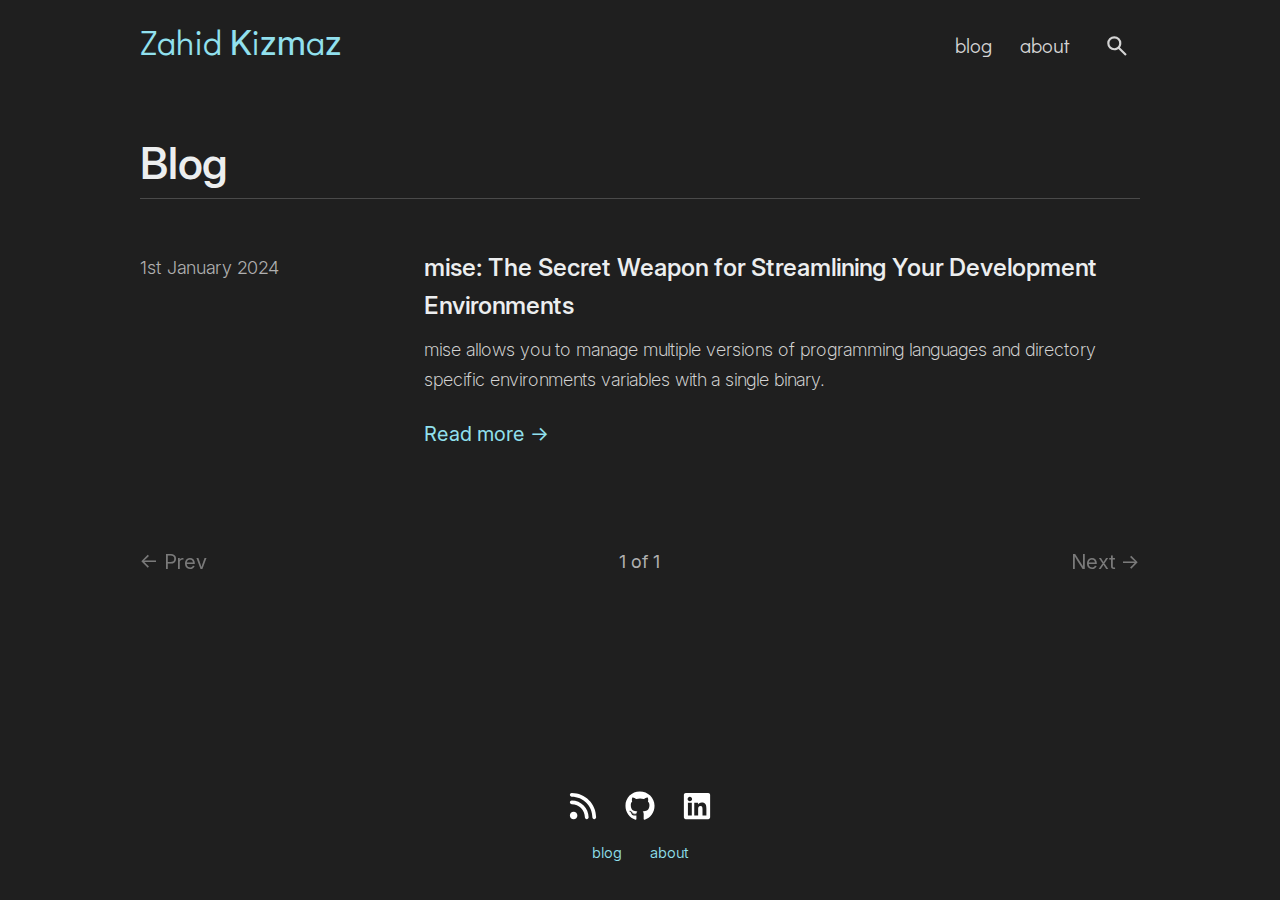
<file: blog/page/1/index.html>
<!doctype html><html lang=en><head><meta charset=utf-8><link href=https://zahidkizmaz.github.io/blog/ rel=canonical><link href="https://zahidkizmaz.github.io/main.css?h=723bd2449e111301496a" rel=stylesheet><meta content="0; url=https://zahidkizmaz.github.io/blog/" http-equiv=refresh><title>Redirect</title><body class=center-content><h1><a href=https://zahidkizmaz.github.io/blog/>Click here</a> to be redirected.</h1>
</file>
